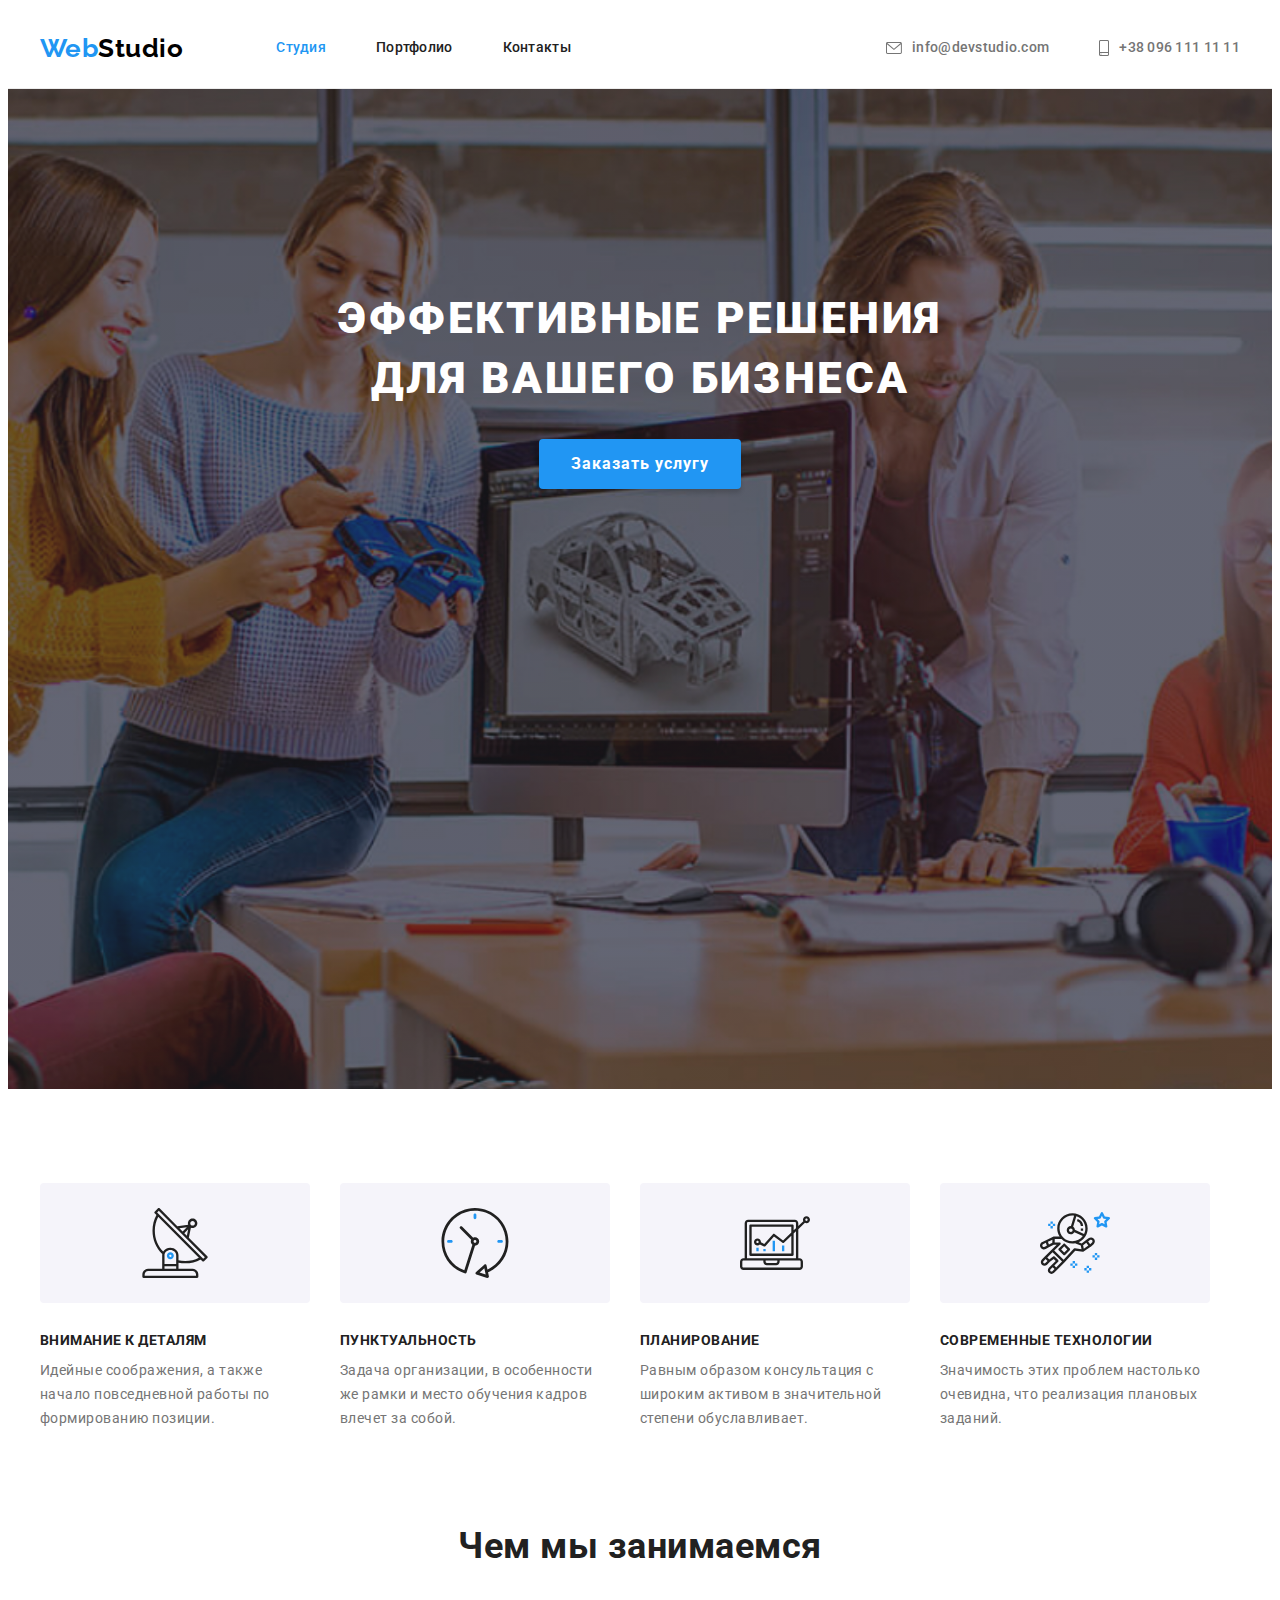
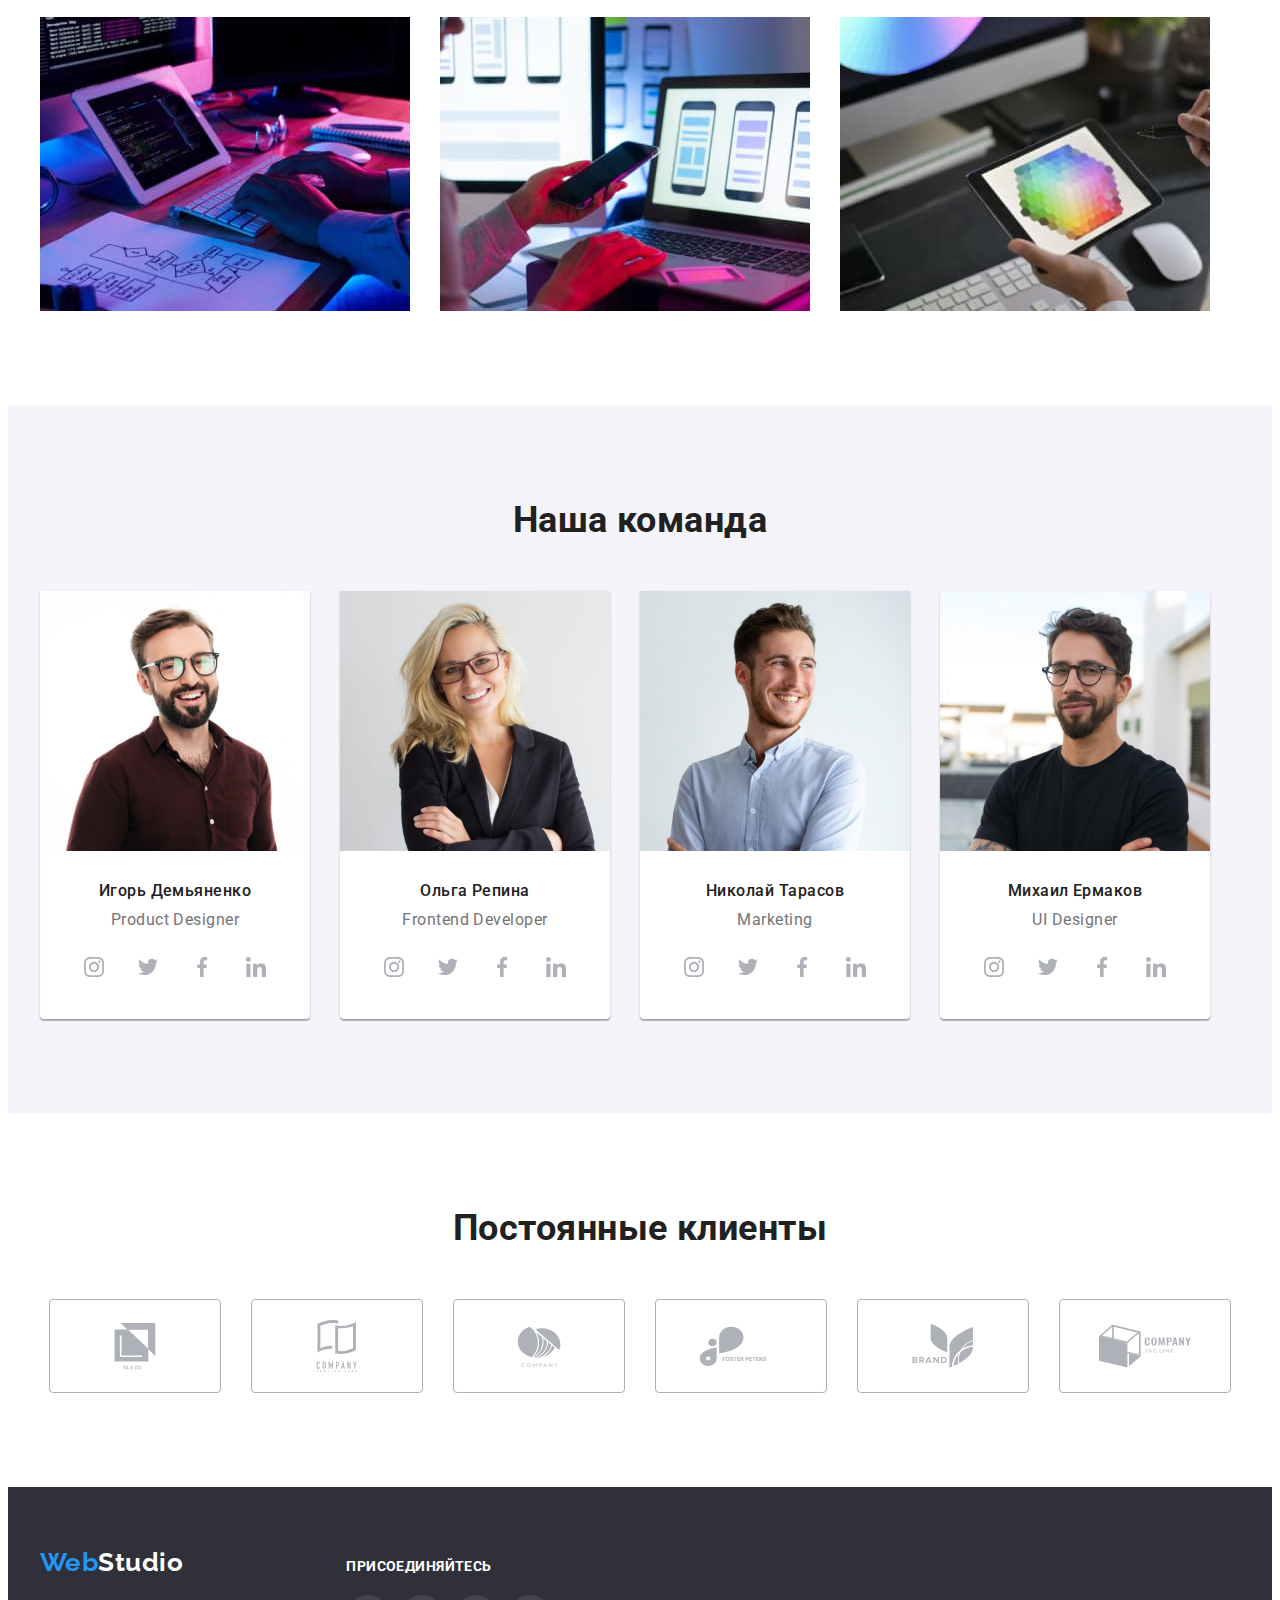
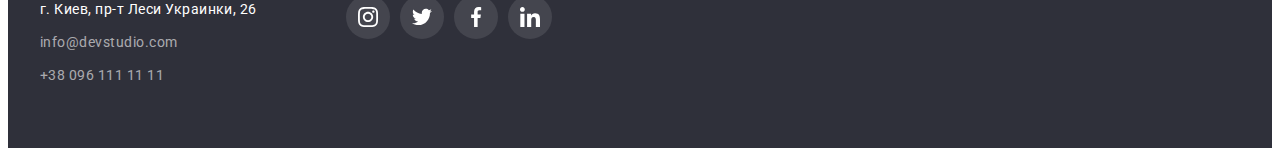
<file: index.html>
<!DOCTYPE html>
<html lang="ru">

<head>
    <meta charset="UTF-8">
    <meta http-equiv="X-UA-Compatible" content="IE=edge">
    <meta name="viewport" content="width=device-width, initial-scale=1.0">
    <title>Студия</title>
    <link
        href="https://fonts.googleapis.com/css2?family=Raleway:wght@700&family=Roboto:wght@400;500;700;900&display=swap"
        rel="stylesheet">
    <link rel="stylesheet" href="https://cdnjs.cloudflare.com/ajax/libs/modern-normalize/1.1.0/modern-normalize.min.css"
        integrity="sha512-wpPYUAdjBVSE4KJnH1VR1HeZfpl1ub8YT/NKx4PuQ5NmX2tKuGu6U/JRp5y+Y8XG2tV+wKQpNHVUX03MfMFn9Q=="
        crossorigin="anonymous" referrerpolicy="no-referrer" />
    <link rel="stylesheet" href="./css/styles.css">
</head>

<body>


    <!--Header-->
    <header class="header">
        <div class="container main-nav">
            <nav class="nav">
                <a href="/index.html" class="logo">Web<span class="logo-studio">Studio</span></a>

                <ul class="list site-nav">
                    <li class="item"><a href="" class="link current">Студия</a></li>
                    <li class="item"><a href="./portfolio.html" class="link">Портфолио</a></li>
                    <li class="item"><a href="" class="link">Контакты</a></li>
                </ul>
            </nav>
            <ul class="list auth-nav">
                <li class="item">
                    <a href="mailto:info@devstudio.com" class="link"> <svg class="icon-envelope" width="16px" height="12">
                        <use href="./images/icons.svg#icon-envelope"></use>
                    </svg>info@devstudio.com</a>
                </li>
                <li class="item phone">
                    <a href="tel:+380961111111" class="link"><svg class="icon-smartphone"  width="10px" height="16px">
                        <use href="./images/icons.svg#icon-smartphone" ></use>
                    </svg> +38 096 111 11 11</a>
                </li>
            </ul>
        </div>
    </header>

    <!--Hero-->
    <main>
        <section class="hero">
            <h1 class="hero-title">Эффективные решения<br> для вашего бизнеса</h1>
            <button type="button" class="button">Заказать услугу</button>
        </section>


        <!--Features-->
        <section class="section">
            <div class="container">
                <h2 class="section-title visually-hidden">Особенности </h2>
                <ul class="list features ">
                    <li class="item">
                        <div class="icon-bgc"><svg class="icon-antenna" width="70px" height="70px">
                            <use href="./images/icons.svg#icon-antenna"></use>
                        </svg>
                    </div>
                        <h3 class="title">Внимание к деталям</h3>
                        <p class="text">Идейные соображения, а также начало повседневной работы по формированию позиции.
                        </p>
                    </li>

                    <li class="item">
                        <div class="icon-bgc"><svg class="icon-clock" width="70px" height="70px">
                            <use href="./images/icons.svg#icon-clock"></use>
                        </svg>
                    </div>
                        <h3 class="title">Пунктуальность</h3>
                        <p class="text">Задача организации, в особенности же рамки и место обучения кадров влечет за
                            собой.
                        </p>
                    </li>

                    <li class="item">
                        <div class="icon-bgc"><svg class="icon-diagram" width="70px" height="70px">
                            <use href="./images/icons.svg#icon-diagram"></use>
                        </svg>
                    </div>
                        <h3 class="title">Планирование</h3>
                        <p class="text">Равным образом консультация с широким активом в значительной степени
                            обуславливает.
                        </p>
                    </li>

                    <li class="item">
                        <div class="icon-bgc"><svg class="icon-astronaut" width="70px" height="70px">
                            <use href="./images/icons.svg#icon-astronaut"></use>
                        </svg>
                    </div>
                        <h3 class="title">Современные технологии</h3>
                        <p class="text">Значимость этих проблем настолько очевидна, что реализация плановых заданий.</p>
                    </li>
                </ul>
            </div>
        </section>

        <!--About-->
        <section class="section about">
            <div class="container">
                <h2 class="section-title">Чем мы занимаемся</h2>
                <ul class="list about">
                    <li class="item"><img class="pic" src="./images/box1.jpg"
                            alt="Пальцы человека набирают програмный код на клавиатуре" width="370" height="294">
                    </li>
                    <li class="item">
                        <img src="./images/box2.jpg"
                            alt="В одной руке человек держит смартфон, а другой работает на ноутбуке" width="370"
                            height="294">
                    </li>
                    <li class="item">
                        <img src="./images/box3.jpg" alt="Человек рассматривает цветовую гамму на экране планшета"
                            width="370" height="294">
                    </li>

                </ul>
            </div>
        </section>

        <!--Team-->
        <section class="section team">
            <div class="container">
                <h2 class="section-title">Наша команда</h2>
                <ul class="list team">
                    <li class="item"><img class="team-pic" src="./images/img.jpg" alt="улыбающийся мужчина игорь демьяненко"
                            width="270" height="260">
                        <h3 class="title">Игорь Демьяненко</h3>
                        <p lang="en" class="text">Product Designer</p>
                        <ul class="list list-icon-team">
                            
                            <li>
                                <a class="team-social-links link" href="">
                                    <svg class="icon-team" weight="20px" height="20px">
                                       <use href="./images/icons.svg#icon-instagram"></use>
                                    </svg>
                                </a>
                            </li>

                            <li>
                                <a class="team-social-links link" href="">
                                    <svg class="icon-team" weight="20px" height="20px">
                                        <use href="./images/icons.svg#icon-twitter"></use>
                                    </svg>
                                </a>
                            </li>

                            <li>
                                <a class="team-social-links link" href="">
                                    <svg class="icon-team" weight="20px" height="20px">
                                        <use href="./images/icons.svg#icon-facebook"></use>
                                    </svg>
                                </a>
                            </li>

                            <li>
                                <a class="team-social-links link last" href="">
                                    <svg class="icon-team" weight="20px" height="20px">
                                        <use href="./images/icons.svg#icon-linkedin"></use>
                                    </svg>
                                </a>
                            </li>
                        </ul>
                    </li>

                    <li class="item"><img class="team-pic" src="./images/img1.jpg"
                            alt="улыбающаяся женщина ольга репина" width="270" height="260">
                        <h3 class="title">Ольга Репина</h3>
                        <p lang="en" class="text">Frontend Developer</p>
                        <ul class="list list-icon-team">
                            <li>
                                <a class="team-social-links link" href="">
                                    <svg class="icon-team" weight="20px" height="20px">
                                        <use href="./images/icons.svg#icon-instagram"></use>
                                    </svg>
                                </a>
                            </li>
                        
                            <li>
                                <a class="team-social-links link" href="">
                                    <svg class="icon-team" weight="20px" height="20px">
                                        <use href="./images/icons.svg#icon-twitter"></use>
                                    </svg>
                                </a>
                            </li>
                        
                            <li>
                                <a class="team-social-links link" href="">
                                    <svg class="icon-team" weight="20px" height="20px">
                                        <use href="./images/icons.svg#icon-facebook"></use>
                                    </svg>
                                </a>
                            </li>
                        
                            <li>
                                <a class="team-social-links link last" href="">
                                    <svg class="icon-team" weight="20px" height="20px">
                                        <use href="./images/icons.svg#icon-linkedin"></use>
                                    </svg>
                                </a>
                            </li>
                        </ul>
                    </li>

                    <li class="item"><img class="team-pic" src="./images/img2.jpg"
                            alt="улыбающийся мужчина николай тарасов" width="270" height="260">
                        <h3 class="title">Николай Тарасов</h3>
                        <p lang="en" class="text">Marketing</p>
                        <ul class="list list-icon-team">
                            <li>
                                <a class="team-social-links link" href="">
                                    <svg class="icon-team" weight="20px" height="20px">
                                        <use href="./images/icons.svg#icon-instagram"></use>
                                    </svg>
                                </a>
                            </li>
                        
                            <li>
                                <a class="team-social-links link" href="">
                                    <svg class="icon-team" weight="20px" height="20px">
                                        <use href="./images/icons.svg#icon-twitter"></use>
                                    </svg>
                                </a>
                            </li>
                        
                            <li>
                                <a class="team-social-links link" href="">
                                    <svg class="icon-team" weight="20px" height="20px">
                                        <use href="./images/icons.svg#icon-facebook"></use>
                                    </svg>
                                </a>
                            </li>
                        
                            <li>
                                <a class="team-social-links link last " href="">
                                    <svg class="icon-team" weight="20px" height="20px">
                                        <use href="./images/icons.svg#icon-linkedin"></use>
                                    </svg>
                                </a>
                            </li>
                        </ul>
                    </li>

                    <li class="item"><img class="team-pic" src="./images/img3.jpg"
                            alt="улыбающийся мужчина михаил ермаков" width="270" height="260">
                        <h3 class="title">Михаил Ермаков</h3>
                        <p lang="en" class="text">UI Designer</p>
                        <ul class="list list-icon-team">
                            <li>
                                <a class="team-social-links link" href="">
                                    <svg class="icon-team" weight="20px" height="20px">
                                        <use href="./images/icons.svg#icon-instagram"></use>
                                    </svg>
                                </a>
                            </li>
                        
                            <li>
                                <a class="team-social-links link" href="">
                                    <svg class="icon-team" weight="20px" height="20px">
                                        <use href="./images/icons.svg#icon-twitter"></use>
                                    </svg>
                                </a>
                            </li>
                        
                            <li>
                                <a class="team-social-links link" href="">
                                    <svg class="icon-team" weight="20px" height="20px">
                                        <use href="./images/icons.svg#icon-facebook"></use>
                                    </svg>
                                </a>
                            </li>
                        
                            <li>
                                <a class="team-social-links link last" href="">
                                    <svg class="icon-team" weight="20px" height="20px">
                                        <use href="./images/icons.svg#icon-linkedin"></use>
                                    </svg>
                                </a>
                            </li>
                        </ul>
                    </li>
                </ul>
            </div>
        </section>

        <!-- Clients -->
        <section class="section">
            <div class="container">
                <h2 class="section-title">Постоянные клиенты</h2>
                <ul class="clients-list">
                   
                    <li class="clients-item">
                        <a class="clients-link link" href="">
                            <svg class="icon-clients" weight="41px" height="46.7px">
                                <use href="./images/icons.svg#icon-clients-1"></use>
                            </svg>
                        </a>
                    </li>

                    <li class="clients-item">
                        <a class="clients-link" href="">
                            <svg class="icon-clients" weight="40px" height="52px">
                                <use href="./images/icons.svg#icon-clients-2"></use>
                            </svg>
                        </a>
                    </li>

                    <li class="clients-item">
                        <a class="clients-link" href="">
                            <svg class="icon-clients" weight="43.46px" height="41.18px">
                                <use href="./images/icons.svg#icon-clients-3"></use>
                            </svg>
                        </a>
                    </li>

                    <li class="clients-item">
                        <a class="clients-link" href="">
                            <svg class="icon-clients" weight="84.44px" height="40.62px">
                                <use href="./images/icons.svg#icon-clients-4"></use>
                            </svg>
                        </a>
                    </li>

                    <li class="clients-item">
                        <a class="clients-link" href="">
                            <svg class="icon-clients" weight="62.54px" height="45.43px">
                                <use href="./images/icons.svg#icon-clients-5"></use>
                            </svg>
                        </a>
                    </li>

                    <li class="clients-item">
                        <a class="clients-link" href="">
                            <svg class="icon-clients" weight="93.79px" height="43.93px">
                                <use href="./images/icons.svg#icon-clients-6"></use>
                            </svg>
                        </a>
                    </li>
                </ul>
            </div>
        </section>
    </main>

    <!--Footer-->
    <footer class="footer">
        <div class="container footer-content">
           <div><a href="/index.html" class="logo">Web<span class="logo-studio">Studio</span></a>
            <address class="address">
                <ul class="list">
                    <li><a href="https://goo.gl/maps/sERwJR5rZnEGDeJr6" class="link location">г. Киев, пр-т Леси
                            Украинки,
                            26</a></li>
                    <li><a href="mailto:info@devstudio.com" class="link">info@devstudio.com</a></li>
                    <li><a href="tel:+380961111111" class="link link-tel">+38 096 111 11 11</a></li>
                </ul>
            </address>
            </div>

            <div class="join-us">
                <p class="join-us-text">Присоединяйтесь</p>
                <ul class="join-us-list">
                    <li class="join-us-item">
                        <a class="join-us-link link" href="">
                            <svg class="join-us-icon" weight="20px" height="20px">
                                 <use href="./images/icons.svg#icon-instagram"></use>
                            </svg>
                        </a>
                    </li>

                    <li class="join-us-item">
                        <a class="join-us-link link" href="">
                            <svg class="join-us-icon" weight="20px" height="20px">
                                <use href="./images/icons.svg#icon-twitter"></use>
                            </svg>
                        </a>
                    </li>

                    <li class="join-us-item">
                        <a class="join-us-link link" href="">
                            <svg class="join-us-icon" weight="20px" height="20px">
                                <use href="./images/icons.svg#icon-facebook"></use>
                            </svg>
                        </a>
                    </li>

                    <li class="join-us-item">
                        <a class="join-us-link link" href="">
                            <svg class="join-us-icon" weight="20px" height="20px">
                                <use href="./images/icons.svg#icon-linkedin"></use>
                            </svg>
                        </a>
                    </li>
                </ul>
            </div>
        </div>

    </footer>
</body>

</html>
</file>
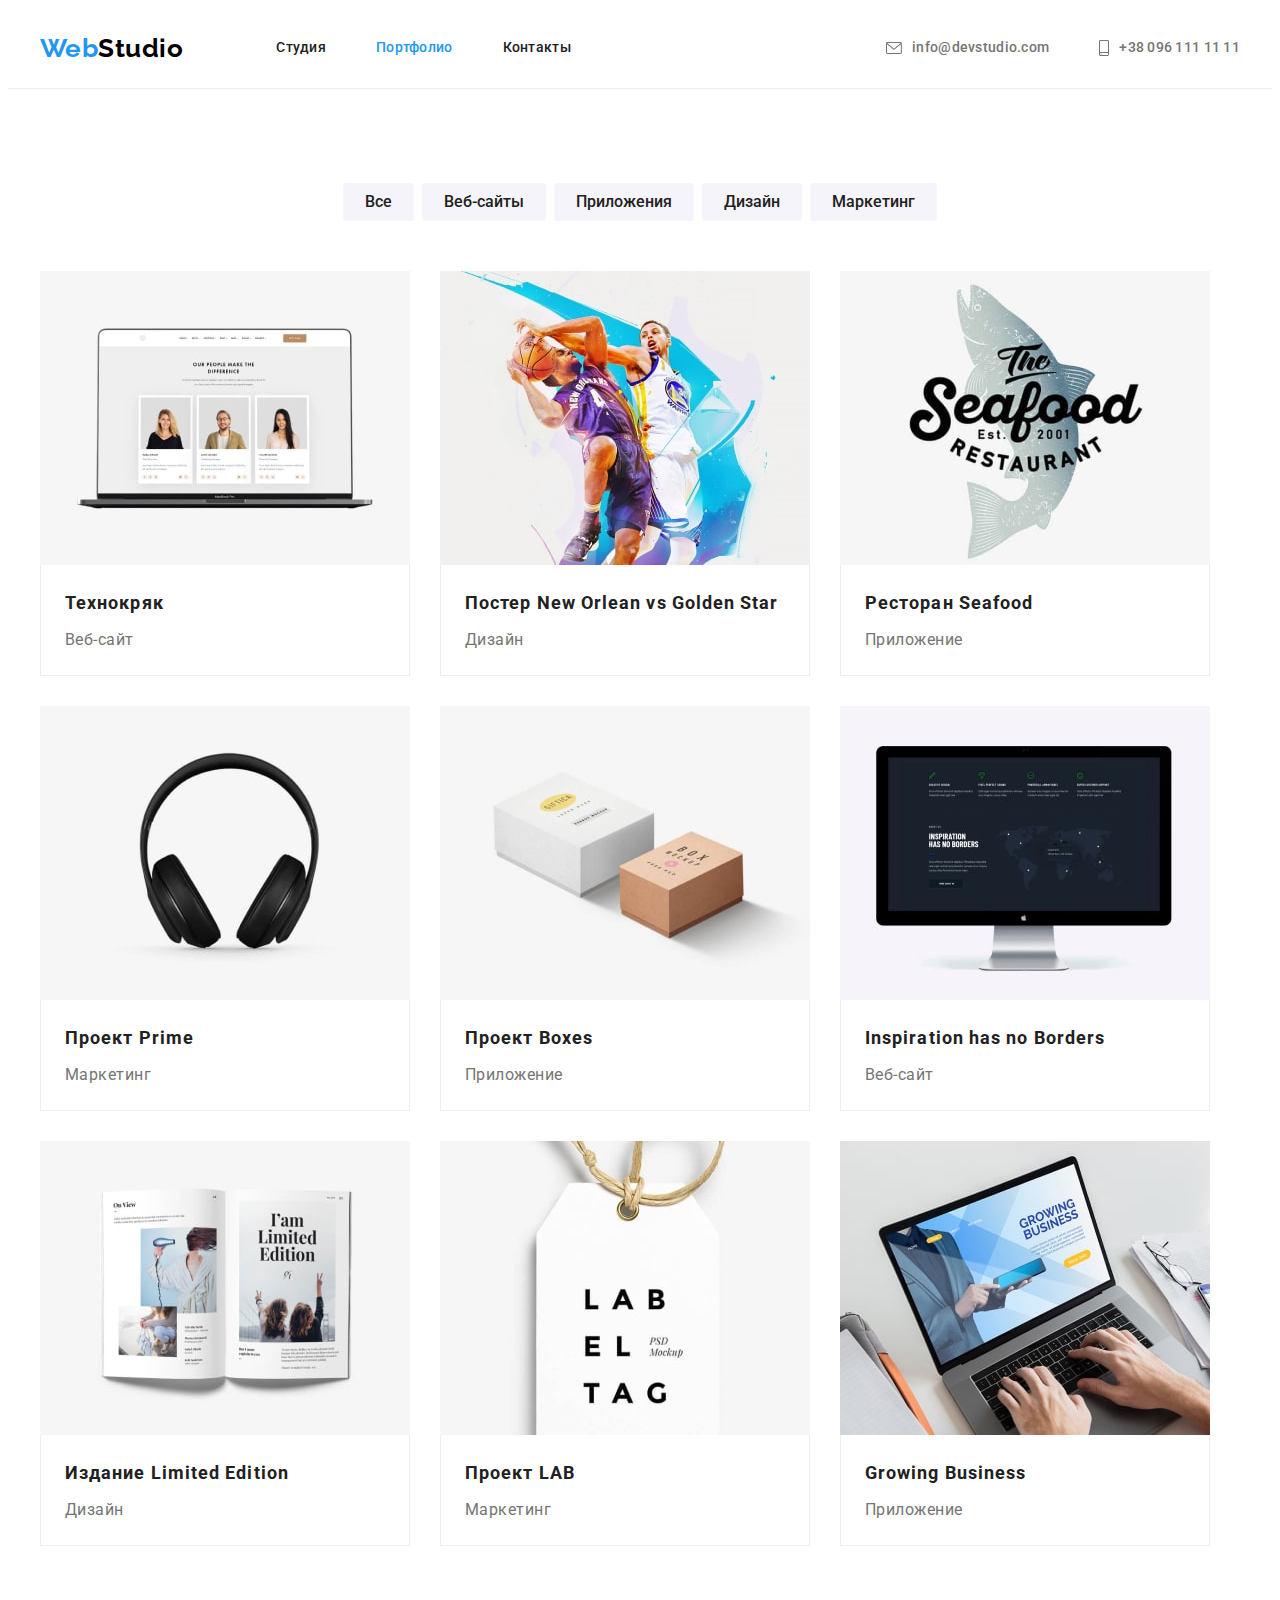
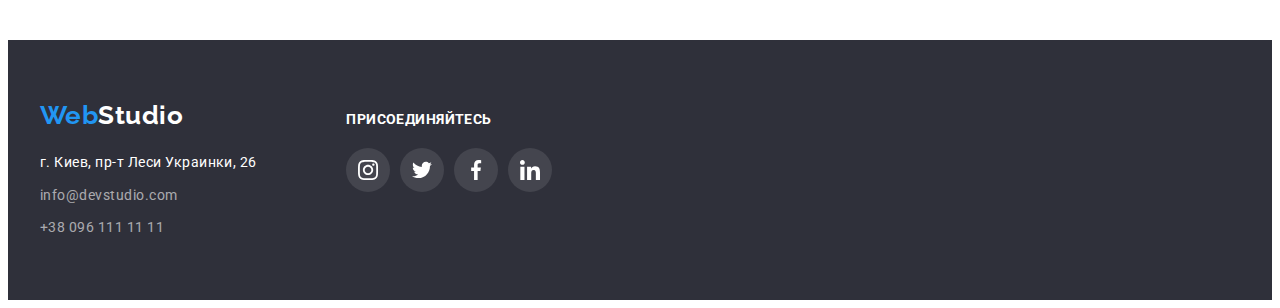
<file: portfolio.html>
<!DOCTYPE html>
<html lang="ru">

<head>
    <meta charset="UTF-8">
    <meta http-equiv="X-UA-Compatible" content="IE=edge">
    <meta name="viewport" content="width=device-width, initial-scale=1.0">
    <title>Портфолио</title>
    <link
        href="https://fonts.googleapis.com/css2?family=Raleway:wght@700&family=Roboto:wght@400;500;700;900&display=swap"
        rel="stylesheet">
    <link rel="stylesheet" href="https://cdnjs.cloudflare.com/ajax/libs/modern-normalize/1.1.0/modern-normalize.min.css"
        integrity="sha512-wpPYUAdjBVSE4KJnH1VR1HeZfpl1ub8YT/NKx4PuQ5NmX2tKuGu6U/JRp5y+Y8XG2tV+wKQpNHVUX03MfMFn9Q=="
        crossorigin="anonymous" referrerpolicy="no-referrer" />
    <link rel="stylesheet" href="./css/styles.css">
</head>

<body>

    <!--Header-->
    <header class="header">
        <div class="container main-nav">
            <nav class="nav">
                <a href="/index.html" class="logo">Web<span class="logo-studio">Studio</span></a>
    
                <ul class="list site-nav">
                    <li class="item"><a href="./index.html" class="link ">Студия</a></li>
                    <li class="item"><a href="./portfolio.html" class="link current">Портфолио</a></li>
                    <li class="item"><a href="" class="link">Контакты</a></li>
                </ul>
            </nav>
            <ul class="list auth-nav">
                <li class="item">
                    <a href="mailto:info@devstudio.com" class="link"> <svg class="icon-envelope" width="16px" height="12">
                            <use href="./images/icons.svg#icon-envelope"></use>
                        </svg>info@devstudio.com</a>
                </li>
                <li class="item phone">
                    <a href="tel:+380961111111" class="link"><svg class="icon-smartphone" width="10px" height="16px">
                            <use href="./images/icons.svg#icon-smartphone"></use>
                        </svg> +38 096 111 11 11</a>
                </li>
            </ul>
        </div>
    </header>

    <!--Portfolio-->
    <main>
        <section class="section">
            <div class="container">
                <h1 hidden>Портфолио компании</h1>
                <ul class="list filter">
                    <li class="item hover"><button type="button" class="btn btn-secondary">Все</button></li>
                    <li class="item"><button type="button" class="btn">Веб-сайты</button></li>
                    <li class="item"><button type="button" class="btn">Приложения</button></li>
                    <li class="item"><button type="button" class="btn">Дизайн</button></li>
                    <li class="item"><button type="button" class="btn">Маркетинг</button></li>
                </ul>
            </div>

            <div class="container">
                <ul class="list projects">
                    <li class="item">
                        <a class="projects-link link" href="">
                        <img class="pic" src="./images/portfolio/portfolio-1.jpg"
                            alt="страница сайта на мониторе ноутбука" width="370" height="294">
                        <div class="projects-card">
                            <h2 class="title">Технокряк</h2>
                            <p class="text">Веб-сайт</p>
                        </div>
                        </a>
                    </li>

                    <li class="item">
                        <a class="projects-link link" href="">
                        <img class="pic" src="./images/portfolio/portfolio-2.jpg" alt="двое мужчин играют в баскетбол"
                            width="370" height="294">
                        <div class="projects-card">
                            <h2 class="title">Постер <span lang="en">New Orlean vs Golden Star</span></h2>
                            <p class="text">Дизайн</p>
                        </div>
                        </a>
                    </li>
                    <li class="item">
                        <a class="projects-link link" href="">
                        <img class="pic" src="./images/portfolio/portfolio-3.jpg" alt="логотип ресторана" width="370"
                            height="294">
                        <div class="projects-card">
                            <h2 class="title">Ресторан <span lang="en">Seafood</span> </h2>
                            <p class="text">Приложение</p>
                        </div>
                        </a>
                    </li>
                    <li class="item">
                        <a class="projects-link link" href="">
                        <img class="pic" src="./images/portfolio/portfolio-4.jpg" alt="наушники" width="370"
                            height="294">
                        <div class="projects-card">
                            <h2 class="title">Проект <span lang="en">Prime</span> </h2>
                            <p class="text">Маркетинг</p>
                        </div>
                        </a>
                    </li>
                    <li class="item">
                        <a class="projects-link link" href="">
                        <img class="pic" src="./images/portfolio/portfolio-5.jpg" alt="два бокса" width="370"
                            height="294">
                        <div class="projects-card">
                            <h2 class="title">Проект <span lang="en">Boxes</span> </h2>
                            <p class="text">Приложение</p>
                        </div>
                        </a>
                    </li>
                    <li class="item">
                        <a class="projects-link link" href="">
                        <img class="pic" src="./images/portfolio/portfolio-6.jpg"
                            alt="страница веб-сайта на мониторе компьютера" width="370" height="294">
                        <div class="projects-card">
                            <h2 lang="en" class="title">Inspiration has no Borders</h2>
                            <p class="text">Веб-сайт</p>
                        </div>
                        </a>
                    </li>
                    <li class="item">
                        <a class="projects-link link" href="">
                        <img class="pic" src="./images/portfolio/portfolio-7.jpg" alt="открытая книжная страница"
                            width="370" height="294">
                        <div class="projects-card">
                            <h2 class="title">Издание <span lang="en">Limited Edition</span> </h2>
                            <p class="text">Дизайн</p>
                        </div>
                        </a>
                    </li>
                    <li class="item">
                        <a class="projects-link link" href="">
                        <img class="pic" src="./images/portfolio/portfolio-8.jpg" alt="логотип компании" width="370"
                            height="294">
                        <div class="projects-card">
                            <h2 class="title">Проект LAB</h2>
                            <p class="text">Маркетинг</p>
                        </div>
                        </a>
                    </li>
                    <li class="item">
                        <a class="projects-link link" href="">
                        <img class="pic" src="./images/portfolio/portfolio-9.jpg" alt="человек работает на ноутбуке"
                            width="370" height="294">
                        <div class="projects-card">
                            <h2 lang="en" class="title">Growing Business</h2>
                            <p class="text">Приложение</p>
                        </div>
                        </a>
                    </li>

                </ul>
            </div>
        </section>
    </main>
    <!--Footer-->
    <footer class="footer">
        <div class="container footer-content">
            <div><a href="/index.html" class="logo">Web<span class="logo-studio">Studio</span></a>
                <address class="address">
                    <ul class="list">
                        <li><a href="https://goo.gl/maps/sERwJR5rZnEGDeJr6" class="link location">г. Киев, пр-т Леси
                                Украинки,
                                26</a></li>
                        <li><a href="mailto:info@devstudio.com" class="link">info@devstudio.com</a></li>
                        <li><a href="tel:+380961111111" class="link link-tel">+38 096 111 11 11</a></li>
                    </ul>
                </address>
            </div>
    
            <div class="join-us">
                <p class="join-us-text">Присоединяйтесь</p>
                <ul class="join-us-list">
                    <li class="join-us-item">
                        <a class="join-us-link link" href="">
                            <svg class="join-us-icon" weight="20px" height="20px">
                                <use href="./images/icons.svg#icon-instagram"></use>
                            </svg>
                        </a>
                    </li>
    
                    <li class="join-us-item">
                        <a class="join-us-link link" href="">
                            <svg class="join-us-icon" weight="20px" height="20px">
                                <use href="./images/icons.svg#icon-twitter"></use>
                            </svg>
                        </a>
                    </li>
    
                    <li class="join-us-item">
                        <a class="join-us-link link" href="">
                            <svg class="join-us-icon" weight="20px" height="20px">
                                <use href="./images/icons.svg#icon-facebook"></use>
                            </svg>
                        </a>
                    </li>
    
                    <li class="join-us-item">
                        <a class="join-us-link link" href="">
                            <svg class="join-us-icon" weight="20px" height="20px">
                                <use href="./images/icons.svg#icon-linkedin"></use>
                            </svg>
                        </a>
                    </li>
                </ul>
            </div>
        </div>
    
    </footer>
</body>

</html>
</file>
<file: css/styles.css>
/* primary-text-color #757575 */
/* secondary-text-color #212121  */
/* white-colo #FFFFFF */
/* black-color #000000 */
/* accent-color #2196F3 */
/* address-color  rgba(255, 255, 255, 0.6); */

:root {
  --primary-text-color: #757575;
  --secondary-text-color: #212121;
  --white-color: #ffffff;
  --black-color: #000000;
  --accent-color: #2196f3;
  --address-color: rgba(255, 255, 255, 0.6);
}

/* Reset */
.list {
  padding: 0;
  margin: 0;
  list-style: none;
}

img {
  display: block;
  max-width: 100%;
}

p,
h1,
h2,
h3,
h4,
h5,
h6 {
  margin: 0;
}

ul {
  list-style: none;
  margin: 0;
  padding: 0;
}

.link {
  text-decoration: none;
}

/*/////////////////////////////// INDEX.HTML PAGE /////////////////////////*/

body {
  /* background-color: var(--primary-bgc-color); */
  color: var(--primary-text-color);
  font-family: "Roboto", sans-serif;
  letter-spacing: 0.03em;
}

/*/////////// HEADER //////////*/

.header {
  border-bottom: 1px solid #ececec;
}

.container {
  width: 1200px;
  margin-left: auto;
  margin-right: auto;
  padding-left: 15px;
  padding-right: 15px;
}

/* Logo header */
.logo {
  margin-right: 93px;

  color: var(--accent-color);
  font-family: "Raleway", sans-serif;
  font-weight: 700;
  font-size: 26px;
  line-height: 1.19;
  text-decoration: none;
}

.logo-studio {
  color: var(--black-color);
}

/* Nain-nav */
.header .main-nav {
  display: flex;
}

.nav {
  display: flex;
  align-items: center;
}

/* Site-nav */
.site-nav {
  display: flex;
  align-items: center;
}

.site-nav .item + .item {
  margin-left: 50px;
}

/* .site-nav .item:not(:last-child) {
    margin-right: 50px;
  } */

.site-nav .link {
  display: block;
  padding-top: 32px;
  padding-bottom: 32px;

  color: var(--secondary-text-color);
  cursor: pointer;
  font-weight: 500;
  font-size: 14px;
  line-height: 1.14;
  letter-spacing: 0.02em;
  text-decoration: none;
}

.site-nav .link:hover,
.site-nav .link:focus {
  color: var(--accent-color);
}

.site-nav .link.current {
  color: var(--accent-color);
}

/* Auth-nav */
.auth-nav {
  display: flex;
  align-items: center;
  margin-left: auto;
  color: var(--primary-text-color);
}

.icon-envelope,
.icon-smartphone {
  padding: 0;
  margin-right: 10px;
  fill: currentColor;
}

.auth-nav .item + .item {
  margin-left: 50px;
}

.auth-nav .link {
  display: flex;
  padding-top: 32px;
  padding-bottom: 32px;
  align-items: center;

  color: var(--primary-text-color);
  font-weight: 500;
  font-size: 14px;
  line-height: 1.14;
  letter-spacing: 0.02em;
  text-decoration: none;
}

.auth-nav .link:hover,
.auth-nav .link:focus {
  color: var(--accent-color);
}

/*/////////// HERO //////////*/

.hero {
  max-width: 1600px;
  height: 600px;
  margin-left: auto;
  margin-right: auto;
  padding-top: 200px;
  padding-bottom: 200px;

  background-image: linear-gradient(
      to right,
      rgba(47, 48, 58, 0.4),
      rgba(47, 48, 58, 0.4)
    ),
    url(../images/bgc-img.jpg);
  background-repeat: no-repeat;
  background-position: center;
  background-size: cover;

  text-align: center;
  background-color: #2f303a;
}

.hero-title {
  margin-top: 0;
  margin-bottom: 30px;

  color: var(--white-color);
  font-weight: 900;
  font-size: 44px;
  line-height: 1.36;
  letter-spacing: 0.06em;
  text-transform: uppercase;
}

/* Button */
.button {
  display: inline-block;
  border-radius: 4px;
  padding: 10px 32px;
  min-width: 200px;

  color: var(--white-color);
  background-color: var(--accent-color);
  box-shadow: 0px 4px 4px rgba(0, 0, 0, 0.15);
  cursor: pointer;
  font-family: Roboto;
  font-weight: 700;
  font-size: 16px;
  line-height: 1.87;
  align-items: center;
  letter-spacing: 0.06em;
  border: none;
}

/* Section */
.section {
  padding-top: 94px;
  padding-bottom: 94px;
}

.section-title {
  margin-top: 0;
  margin-bottom: 50px;

  color: var(--secondary-text-color);
  font-weight: 700;
  font-size: 36px;
  line-height: 1.17;
  text-align: center;
}

/*/////////// FEATURES //////////*/

.section .features {
  display: flex;
}

.features .item + .item {
  margin-left: 30px;
}

.features .item {
  width: 270px;
}

.icon-bgc {
  display: flex;
  justify-content: center;
  align-items: center;
  height: 120px;
  margin-bottom: 30px;
  background-color: #f5f4fa;
  border-radius: 4px;
}

.features .title {
  margin-top: 0;
  margin-bottom: 10px;

  color: var(--secondary-text-color);
  font-family: Roboto;
  font-style: normal;
  font-size: 14px;
  line-height: 1.14;
  text-transform: uppercase;
}

.visually-hidden {
  position: absolute;
  width: 1px;
  height: 1px;
  margin: -1px;
  padding: 0;
  overflow: hidden;
  border: 0;
  clip: rect(0 0 0 0);
}

.features .text {
  margin: 0;

  font-size: 14px;
  line-height: 1.71;
}

/*/////////// ABOUT//////////*/

.about {
  display: flex;
  padding-top: 0;
}

.about .item + .item {
  margin-left: 30px;
}

/*/////////// TEAM //////////*/

.section.team {
  margin-bottom: 0;
  margin-left: auto;
  margin-right: auto;

  background-color: #f5f4fa;
  justify-content: center;
}

.list.team {
  display: flex;
}

.team .item {
  padding-bottom: 30px;

  background: #ffffff;
  box-shadow: 0px 1px 3px rgba(0, 0, 0, 0.12), 0px 1px 1px rgba(0, 0, 0, 0.14),
    0px 2px 1px rgba(0, 0, 0, 0.2);
  border-radius: 0px 0px 4px 4px;
}

.team .item + .item {
  margin-left: 30px;
}

.team .title {
  margin-top: 0;
  margin-bottom: 10px;

  color: var(--secondary-text-color);
  font-weight: 500;
  font-size: 16px;
  line-height: 1.19;
  text-align: center;
}

.team-pic {
  margin-top: 0;
  margin-bottom: 30px;
}

.team .text {
  margin-top: 0;
  margin-bottom: 16px;

  font-size: 16px;
  line-height: 1.19;
  text-align: center;
}

/* Social-links */

.list-icon-team {
  display: flex;
  justify-content: center;
}

.team-social-links {
  display: flex;
  width: 44px;
  height: 44px;
  margin-right: 10px;
  align-items: center;
  list-style: none;
  color: #afb1b8;
}

.team-social-links:hover,
.team-social-links:focus {
  background-color: var(--accent-color);
  color: var(--white-color);
  border-radius: 50px;
}

.icon-team {
  fill: currentColor;
}

.team-social-links.last {
  margin-right: 0;
}

/*--------- Clients--------- */

.clients-list {
  display: flex;
  justify-content: center;
}

.clients-item:not(:last-child) {
  margin-right: 30px;
}

.clients-link {
  display: flex;
  align-items: center;
  width: 170px;
  height: 92px;

  color: #afb1b8;
  border: 1px solid #afb1b8;
  border-radius: 4px;
}

.icon-clients {
  fill: currentColor;
}

.clients-link:hover,
.clients-link:focus {
  color: var(--accent-color);
  border: 1px solid var(--accent-color);
}

/*/////////// FOOTER //////////*/

.footer {
  padding-top: 60px;
  padding-bottom: 60px;
  margin-left: auto;
  margin-right: auto;

  background-color: #2f303a;
}

.footer-content {
  display: flex;
}

/* Logo footer */
.footer .logo {
  display: inline-block;
  margin-bottom: 20px;
}

.footer .logo-studio {
  color: var(--white-color);
}

/* Address */

.address .link {
  display: inline-block;
  margin-bottom: 9px;

  color: var(--address-color);
  font-style: normal;
  font-size: 14px;
  line-height: 1.71;
  text-decoration: none;
}

.link.link-tel {
  margin-bottom: 0;
}

.address .location {
  color: var(--white-color);
}

.address .link:hover,
.address .link:focus {
  color: var(--accent-color);
}

/* -----------Join Us----------- */

.join-us {
  width: 206px;
  height: 80px;
  margin-left: 70px;
  padding-top: 12px;
}

.join-us-text {
  margin-bottom: 20px;

  color: var(--white-color);
  font-weight: 700;
  font-size: 14px;
  line-height: 1.14;
  letter-spacing: 0.03em;
  text-transform: uppercase;
}

.join-us-list {
  display: flex;
}

.join-us-item:not(:last-child) {
  margin-right: 10px;
}

.join-us-link {
  display: flex;
  width: 44px;
  height: 44px;
  align-items: center;
  list-style: none;
  border-radius: 50px;

  color: var(--white-color);
  background: rgba(255, 255, 255, 0.1);
}

.join-us-link:hover,
.join-us-link:focus {
  background-color: var(--accent-color);
}

.join-us-icon {
  fill: currentColor;
}

/*/////////////////////////////// PORTFOLIO.HTML PAGE /////////////////////////*/

.filter {
  margin-bottom: 50px;
  display: flex;
  justify-content: center;
}

.filter .btn {
  padding: 6px 22px;

  color: var(--secondary-text-color);
  background-color: #f5f4fa;
  font-family: Roboto;
  font-weight: 500;
  font-size: 16px;
  line-height: 1.62;
  text-align: center;
  cursor: pointer;
  border: none;
  border-radius: 4px;
}

.filter .btn:hover,
.filter .btn:focus {
  color: var(--white-color);
  background: #2196f3;
  box-shadow: 0px 3px 1px rgba(0, 0, 0, 0.1), 0px 1px 2px rgba(0, 0, 0, 0.08),
    0px 2px 2px rgba(0, 0, 0, 0.12);
  border-radius: 4px;
}

.filter .item + .item {
  margin-left: 8px;
}

/* .filter .btn-secondary {
  background: #2196f3;
  box-shadow: 0px 3px 1px rgba(0, 0, 0, 0.1), 0px 1px 2px rgba(0, 0, 0, 0.08),
    0px 2px 2px rgba(0, 0, 0, 0.12);
  border-radius: 4px;
} */

/* Projects */

.projects {
  display: flex;
  flex-wrap: wrap;

  background: #ffffff;
}

.projects > .item:hover,
.projects > .item:focus {
  box-shadow: 0px 1px 1px rgba(0, 0, 0, 0.12), 0px 4px 4px rgba(0, 0, 0, 0.06),
    1px 4px 6px rgba(0, 0, 0, 0.16);
  cursor: pointer;
}

.projects .item {
  width: 370px;
  margin-bottom: 30px;
  margin-right: 30px;
}

.projects .item:nth-child(3n) {
  margin-right: 0;
}

.projects .item:nth-last-child(-n + 3) {
  margin-bottom: 0;
}

.projects-link {
  text-decoration: none;
  font-family: Roboto;
  font-style: normal;
  font-weight: normal;
  font-size: 16px;
  line-height: 1.87;
  color: #757575;
}

/* .projects .item {
      width: calc((100% - 60px) / 3);
      margin-right: 30px;
    }

    .projects .item:nth-child(3n) {
      margin-right: 0;
    } */

.projects-card {
  padding: 20px 24px;
  border-right: 1px solid #eeeeee;
  border-bottom: 1px solid #eeeeee;
  border-left: 1px solid #eeeeee;
}

.projects .title {
  margin-top: 0;
  margin-bottom: 4px;

  color: var(--secondary-text-color);
  font-size: 18px;
  line-height: 2;
  letter-spacing: 0.06em;
}

.projects .text {
  margin: 0;

  font-size: 16px;
  line-height: 1.87;
}
</file>
